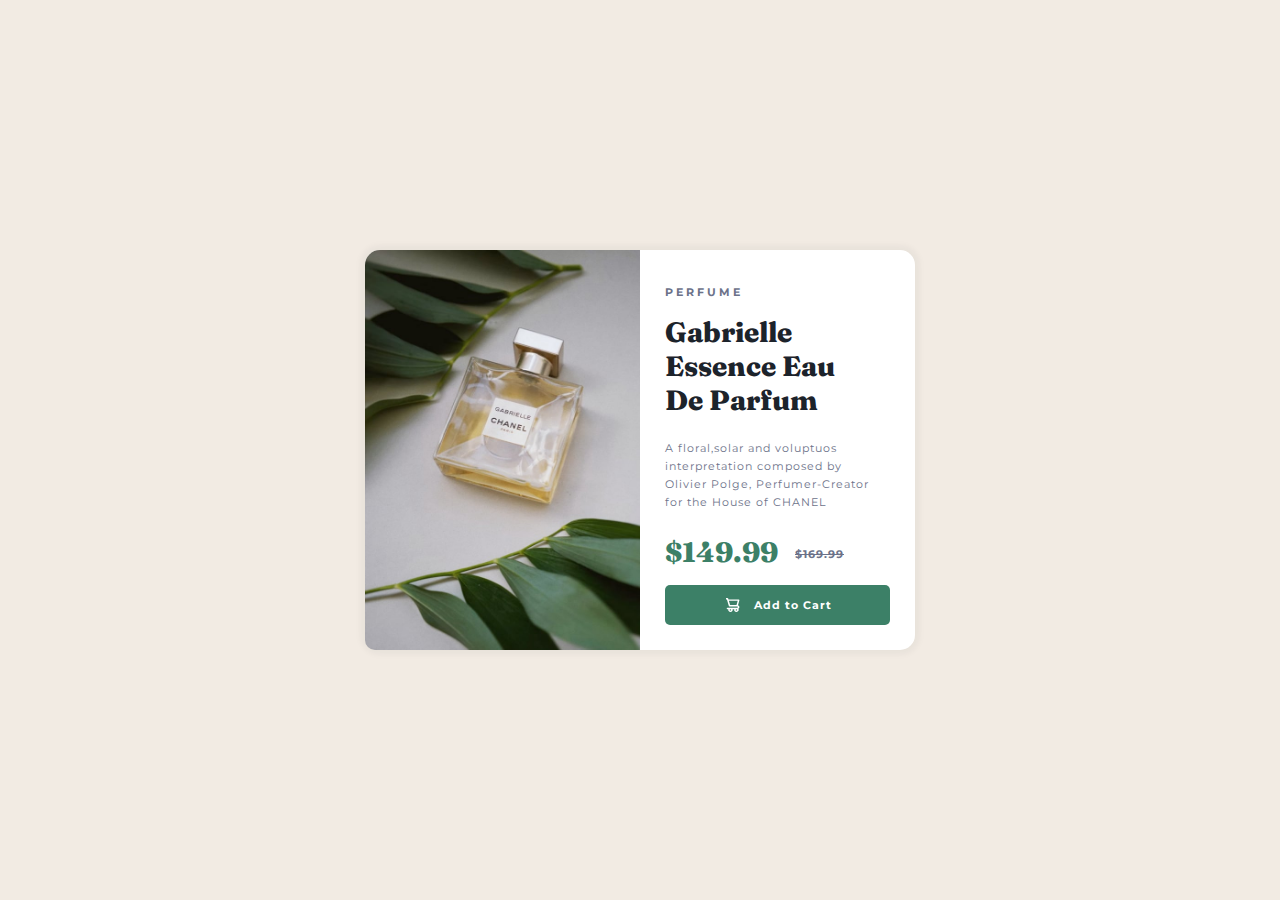
<file: index.html>
<!DOCTYPE html>
<html lang="en">
<head>
    <meta charset="UTF-8">
    <meta http-equiv="X-UA-Compatible" content="IE=edge">
    <meta name="viewport" content="width=device-width, initial-scale=1.0">
    <title>Document</title>
    <link rel="stylesheet" href="ch2.css">
</head>
<body class="main">
    <div class="container">
        <div class="img"><img src="image-product-desktop.jpg" class="desk" ></div>
        <h4>PERFUME</h4>
        <h1>Gabrielle<br>Essence Eau<br>De Parfum</h1>
        <div class="text"><p><b>A floral,solar and voluptuos<br>interpretation composed by<br>Olivier Polge, Perfumer-Creator<br>for the House of CHANEL</b></p></div>
        <div class="price"><h1>$149.99</h1></div>
        <div class="price2"><h4>$169.99</h4></div>
        <div class="cart"><img src="icon-cart.svg" class="svg">
            <h4>Add to Cart</h4>
        </div>
        
    </div>
</body>
</html>
</file>
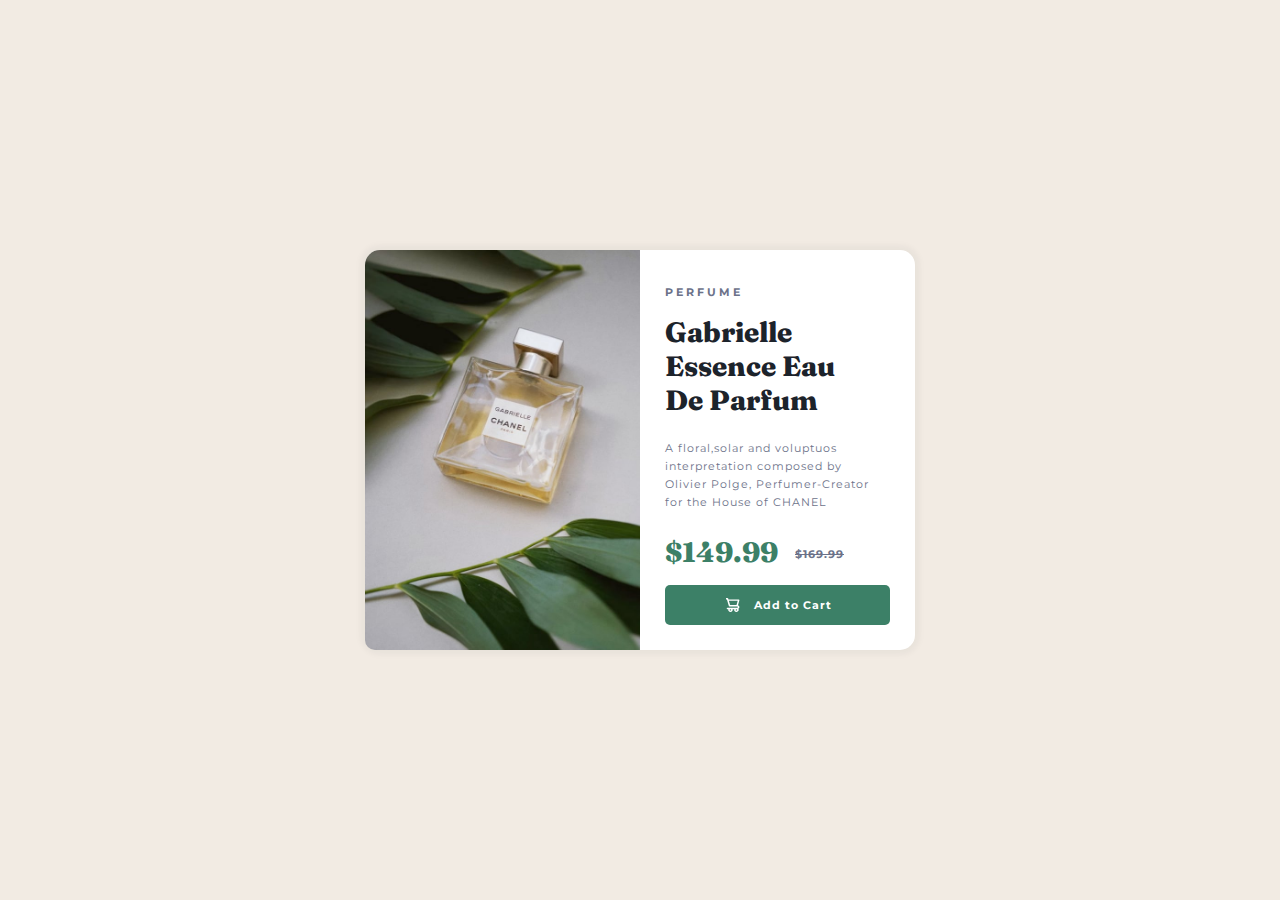
<file: ch2.html>
<!DOCTYPE html>
<html lang="en">
<head>
    <meta charset="UTF-8">
    <meta http-equiv="X-UA-Compatible" content="IE=edge">
    <meta name="viewport" content="width=device-width, initial-scale=1.0">
    <title>Document</title>
    <link rel="stylesheet" href="ch2.css">
</head>
<body class="main">
    <div class="container">
        <div class="img"><img src="image-product-desktop.jpg" class="desk" ></div>
        <h4>PERFUME</h4>
        <h1>Gabrielle<br>Essence Eau<br>De Parfum</h1>
        <div class="text"><p><b>A floral,solar and voluptuos<br>interpretation composed by<br>Olivier Polge, Perfumer-Creator<br>for the House of CHANEL</b></p></div>
        <div class="price"><h1>$149.99</h1></div>
        <div class="price2"><h4>$169.99</h4></div>
        <div class="cart"><img src="icon-cart.svg" class="svg">
            <h4>Add to Cart</h4>
        </div>
        
    </div>
</body>
</html>
</file>
<file: ch2.css>
@import url('https://fonts.googleapis.com/css2?family=Fraunces:opsz,wght@9..144,700&family=Montserrat&display=swap');
.main{
    background-color: hsl(30, 38%, 92%);
}

.container{
    height: 400px;
    width: 550px;
    background: white;
    top: 0;
    left: 0;
    right: 0;
    bottom: 0;
    margin: auto;
    position: absolute;
    border-radius: 15px;
    box-shadow: 0 0 5px 5px rgba(128,128,128, 0.07);
}

.container h1{
    color: hsl(212, 21%, 14%);
    font-weight: 800;
    font-size: 28px;
    top: 65px;
    left: 300px;
    right: 0;
    bottom: 0;
    margin: auto;
    position: absolute;
    font-family: 'Fraunces',sans-serif;
}


.container h4{
    letter-spacing: 3px;
    color: hsl(228, 12%, 48%);
    font-size: 11px;
    top: 35px;
    left: 300px;
    right: 0;
    bottom: 0;
    margin: auto;
    position: absolute;
    font-family: 'Montserrat',sans-serif;
}
.text p{
    font-family: 'Montserrat',sans-serif;
    font-family: 'Montserrat',sans-serif;
    left: 300px;
    right: 0;
    top: 190px;
    margin: auto;
    position: absolute;
    letter-spacing: 1px;
    color: hsl(228, 12%, 48%);
    font-size: 10.5px;
    font-weight: 100;
    line-height: 18px;
}

.price h1{
    font-family: 'Fraunces',sans-serif;
    left: 300px;
    right: 0;
    top: 285px;
    margin: auto;
    position: absolute;
    color: hsl(158, 36%, 37%);
}

.price2 h4{
    text-decoration: line-through;
    font-family: 'Montserrat',sans-serif;
    left: 430px;
    right: 0;
    top: 297px;
    margin: auto;
    position: absolute;
    letter-spacing: 1px;
    color: hsl(228, 12%, 48%);
}
 
.desk{
    height: 400px;
    width: 275px;
    border-bottom-left-radius: 10px;
    border-top-left-radius: 15px;
}
.cart {
    background: hsl(158, 36%, 37%);
    height: 40px;
    width: 225px;
    top: 310px;
    left: 275px;
    right: 0;
    bottom: 0;
    margin: auto;
    position: absolute;
    border-radius: 5px;
    text-align: center;
    display: inline-block;
}
  
.svg {
    width: 14px;
    height: 14px;
    margin-top: 12.5px;
    margin-right: 90px;
}

.cart h4{
    font-family: 'Montserrat',sans-serif;    
    left: 30px;
    top: 13px;
    color: white;
    letter-spacing: 1px;
}
</file>
